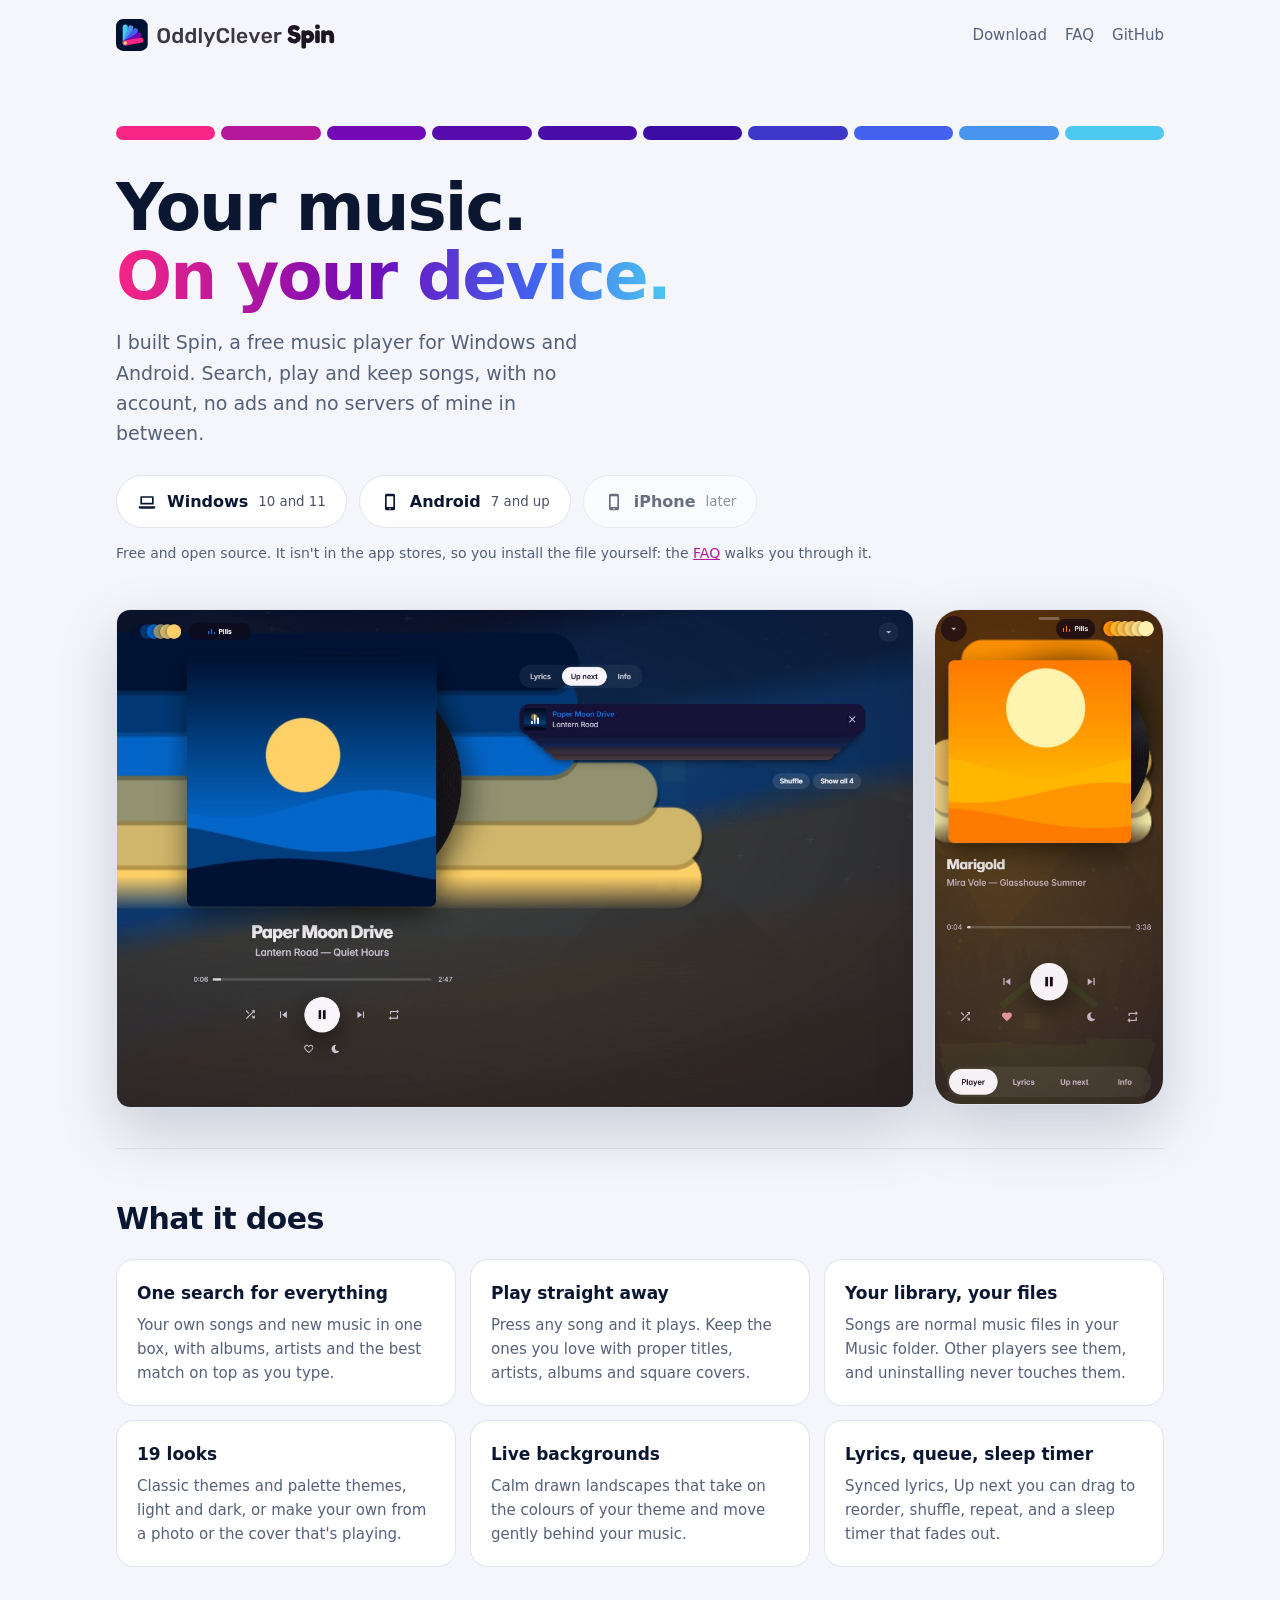
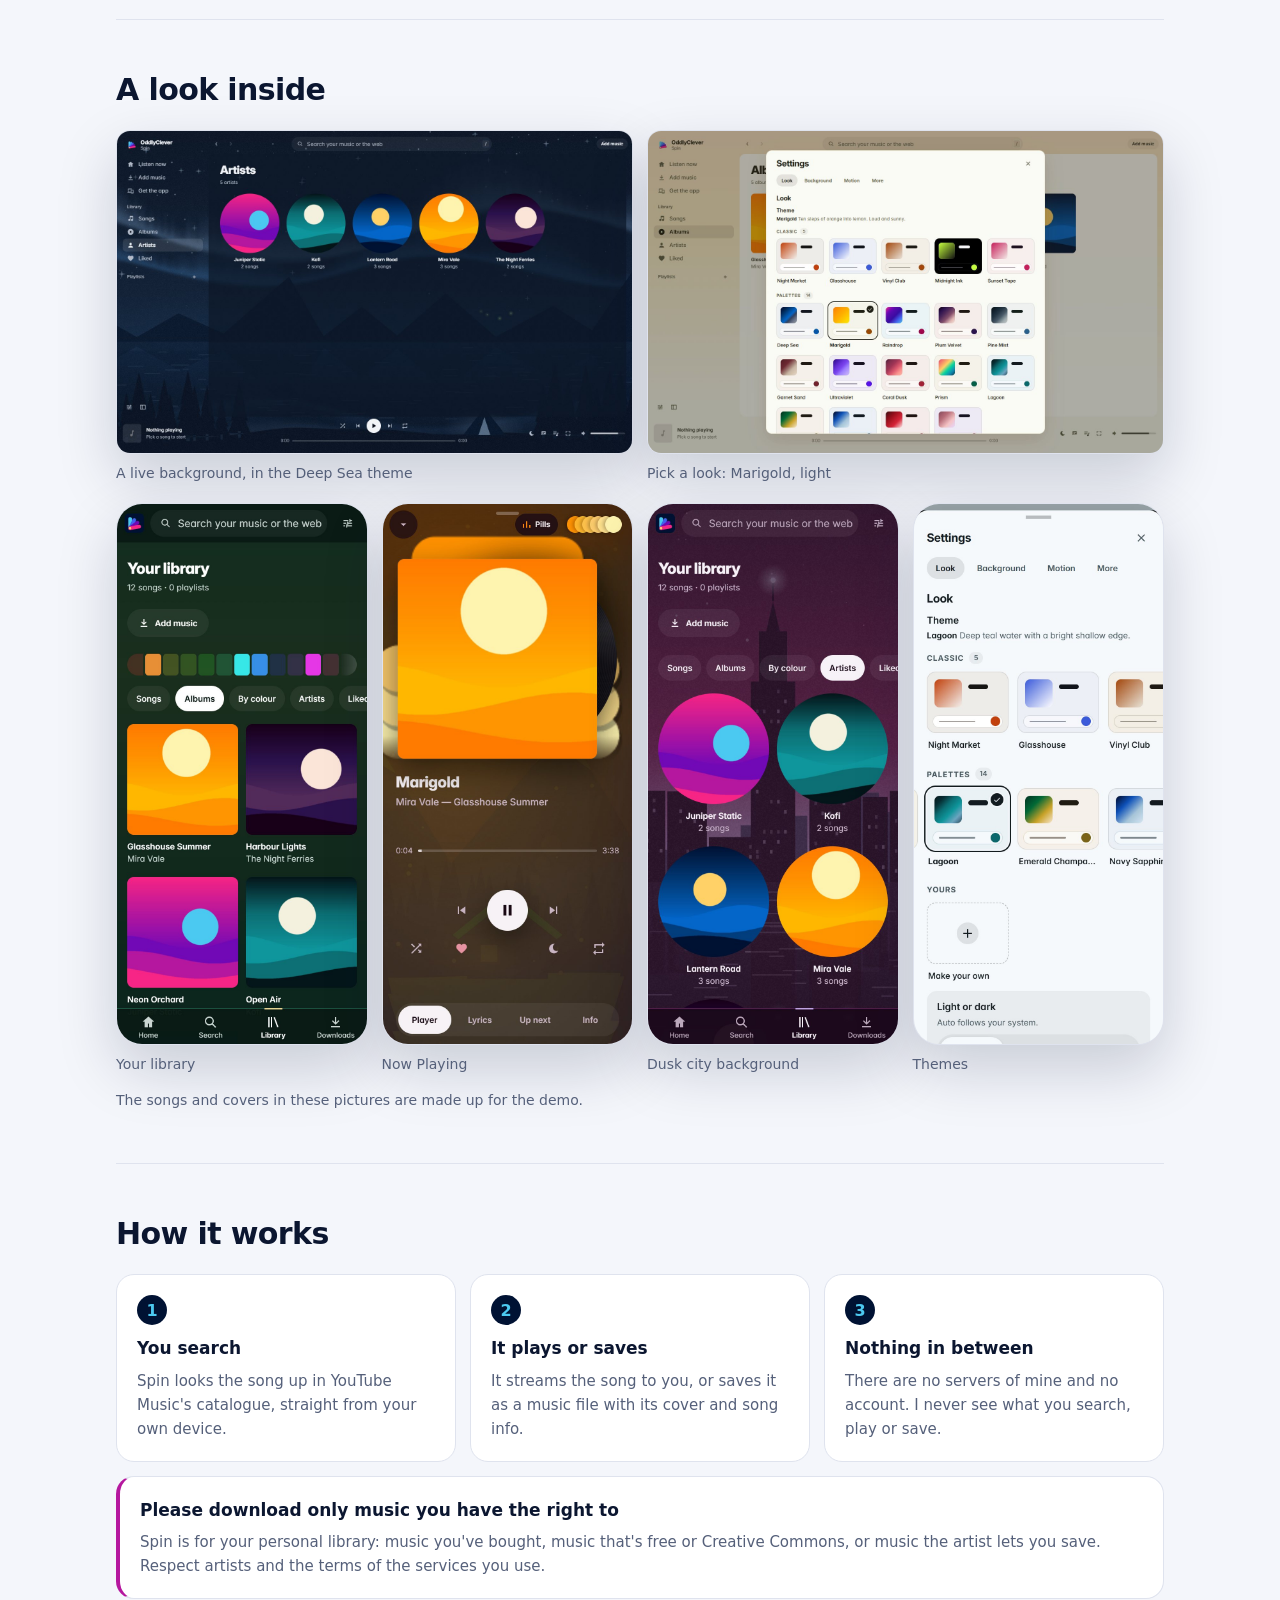
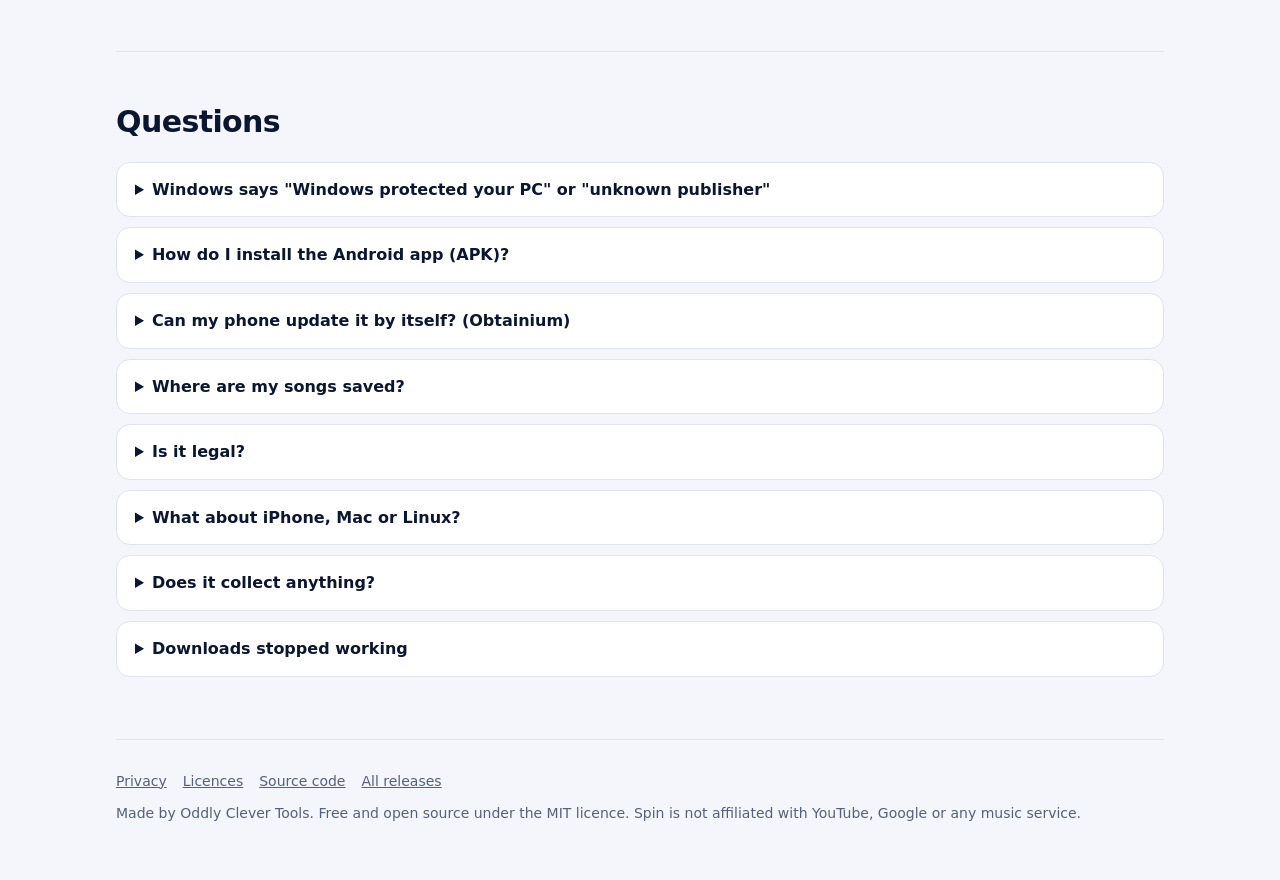
<file: site/index.html>
<!doctype html>
<html lang="en">
<head>
<meta charset="utf-8">
<meta name="viewport" content="width=device-width, initial-scale=1, viewport-fit=cover">
<title>OddlyClever Spin</title>
<meta name="description" content="A free music player and downloader I built for Windows and Android. No account, no ads, no servers: your music stays on your device.">
<meta name="theme-color" content="#001233">
<meta property="og:title" content="OddlyClever Spin">
<meta property="og:description" content="A free music player for Windows and Android. No account, no ads, your music on your device.">
<meta property="og:image" content="shots/desktop-now-playing.jpg">
<link rel="icon" href="assets/favicon.ico" sizes="any">
<link rel="icon" href="assets/icon-rounded.svg" type="image/svg+xml">
<link rel="apple-touch-icon" href="assets/apple-touch-icon.png">
<link rel="stylesheet" href="style.css">
</head>
<body>
<div class="wrap">
  <header class="top">
    <a href="./" aria-label="OddlyClever Spin home">
      <img class="wm-light" src="assets/wordmark-inline-light.svg" alt="OddlyClever Spin" width="224" height="34">
      <img class="wm-dark" src="assets/wordmark-inline-dark.svg" alt="OddlyClever Spin" width="224" height="34">
    </a>
    <nav><a href="#download">Download</a><a href="#faq">FAQ</a><a class="opt" href="https://github.com/oddlyclevertools/oddlyclever-spin">GitHub</a></nav>
  </header>

  <div class="hero" id="download">
    <div class="ramp" aria-hidden="true"><i style="background:#f72585"></i><i style="background:#b5179e"></i><i style="background:#7209b7"></i><i style="background:#560bad"></i><i style="background:#480ca8"></i><i style="background:#3a0ca3"></i><i style="background:#3f37c9"></i><i style="background:#4361ee"></i><i style="background:#4895ef"></i><i style="background:#4cc9f0"></i></div>
    <h1>Your music.<br><em>On your device.</em></h1>
    <p class="lead">I built Spin, a free music player for Windows and Android. Search, play and keep songs, with no account, no ads and no servers of mine in between.</p>
    <div class="btns" id="btns">
      <a class="btn" id="dlWin" href="https://github.com/oddlyclevertools/oddlyclever-spin/releases/latest">
        <svg viewBox="0 0 24 24" aria-hidden="true"><path d="M5 5h14a1 1 0 0 1 1 1v9H4V6a1 1 0 0 1 1-1zm1 2v6h12V7zM2 17h20v1a2 2 0 0 1-2 2H4a2 2 0 0 1-2-2z"/></svg>
        Windows <small id="szWin">10 and 11</small></a>
      <a class="btn" id="dlApk" href="https://github.com/oddlyclevertools/oddlyclever-spin/releases/latest">
        <svg viewBox="0 0 24 24" aria-hidden="true"><path d="M8 2h8a2 2 0 0 1 2 2v16a2 2 0 0 1-2 2H8a2 2 0 0 1-2-2V4a2 2 0 0 1 2-2zm0 3v13h8V5zm4 14.2a.9.9 0 1 0 0 1.8.9.9 0 0 0 0-1.8z"/></svg>
        Android <small id="szApk">7 and up</small></a>
      <span class="btn later" id="dlIos" aria-disabled="true">
        <svg viewBox="0 0 24 24" aria-hidden="true"><path d="M8 2h8a2 2 0 0 1 2 2v16a2 2 0 0 1-2 2H8a2 2 0 0 1-2-2V4a2 2 0 0 1 2-2zm0 3v13h8V5zm4 14.2a.9.9 0 1 0 0 1.8.9.9 0 0 0 0-1.8z"/></svg>
        iPhone <small>later</small></span>
    </div>
    <p class="note" id="dlNote">Free and open source. It isn't in the app stores, so you install the file yourself: the <a href="#faq">FAQ</a> walks you through it.</p>

    <div class="shots">
      <img class="shot" src="shots/desktop-now-playing.jpg" alt="Spin on Windows: Now Playing with a big cover, controls and the up next list" width="1440" height="900">
      <img class="shot phone" src="shots/phone-now-playing.jpg" alt="Spin on Android: the full-screen player" width="780" height="1688" loading="lazy">
    </div>
  </div>

  <section>
    <h2>What it does</h2>
    <div class="grid">
      <div class="card"><h3>One search for everything</h3><p>Your own songs and new music in one box, with albums, artists and the best match on top as you type.</p></div>
      <div class="card"><h3>Play straight away</h3><p>Press any song and it plays. Keep the ones you love with proper titles, artists, albums and square covers.</p></div>
      <div class="card"><h3>Your library, your files</h3><p>Songs are normal music files in your Music folder. Other players see them, and uninstalling never touches them.</p></div>
      <div class="card"><h3>19 looks</h3><p>Classic themes and palette themes, light and dark, or make your own from a photo or the cover that's playing.</p></div>
      <div class="card"><h3>Live backgrounds</h3><p>Calm drawn landscapes that take on the colours of your theme and move gently behind your music.</p></div>
      <div class="card"><h3>Lyrics, queue, sleep timer</h3><p>Synced lyrics, Up next you can drag to reorder, shuffle, repeat, and a sleep timer that fades out.</p></div>
    </div>
  </section>

  <section>
    <h2>A look inside</h2>
    <div class="gallery wide">
      <figure><img class="shot" src="shots/desktop-live-background.jpg" alt="Artists page over the Aurora lake live background" width="1440" height="900" loading="lazy"><figcaption>A live background, in the Deep Sea theme</figcaption></figure>
      <figure><img class="shot" src="shots/desktop-themes.jpg" alt="The theme picker in Settings, Marigold light" width="1440" height="900" loading="lazy"><figcaption>Pick a look: Marigold, light</figcaption></figure>
    </div>
    <div class="gallery">
      <figure><img class="shot phone" src="shots/phone-albums.jpg" alt="Library albums on a phone" width="780" height="1688" loading="lazy"><figcaption>Your library</figcaption></figure>
      <figure><img class="shot phone" src="shots/phone-now-playing.jpg" alt="Now Playing on a phone" width="780" height="1688" loading="lazy"><figcaption>Now Playing</figcaption></figure>
      <figure><img class="shot phone" src="shots/phone-live-background.jpg" alt="Artists over the Dusk city background on a phone" width="780" height="1688" loading="lazy"><figcaption>Dusk city background</figcaption></figure>
      <figure><img class="shot phone" src="shots/phone-themes.jpg" alt="Theme picker on a phone, Lagoon light" width="780" height="1688" loading="lazy"><figcaption>Themes</figcaption></figure>
    </div>
    <p class="note">The songs and covers in these pictures are made up for the demo.</p>
  </section>

  <section>
    <h2>How it works</h2>
    <div class="how">
      <div class="card"><h3>You search</h3><p>Spin looks the song up in YouTube Music's catalogue, straight from your own device.</p></div>
      <div class="card"><h3>It plays or saves</h3><p>It streams the song to you, or saves it as a music file with its cover and song info.</p></div>
      <div class="card"><h3>Nothing in between</h3><p>There are no servers of mine and no account. I never see what you search, play or save.</p></div>
    </div>
    <div class="card rights" style="margin-top:14px"><h3>Please download only music you have the right to</h3><p>Spin is for your personal library: music you've bought, music that's free or Creative Commons, or music the artist lets you save. Respect artists and the terms of the services you use.</p></div>
  </section>

  <section id="faq">
    <h2>Questions</h2>
    <details><summary>Windows says "Windows protected your PC" or "unknown publisher"</summary>
      <p>The installer isn't code-signed yet, so Windows SmartScreen doesn't know it. Click <b>More info</b>, then <b>Run anyway</b>. It installs just for you, so it doesn't ask for admin rights.</p>
      <p>You can check the file first: each release lists its SHA-256 checksum in <code>SHA256SUMS.txt</code>, and PowerShell shows yours with <code>Get-FileHash .\OddlyCleverSpin-Setup-*.exe</code>.</p></details>
    <details><summary>How do I install the Android app (APK)?</summary>
      <ol><li>Tap <b>Android</b> above to download the APK.</li>
        <li>Open it from your notifications or the Files app. If Android asks, allow your browser to <b>install unknown apps</b>, then go back.</li>
        <li>Tap <b>Install</b>. If Play Protect warns you, tap <b>More details</b>, then <b>Install anyway</b>.</li>
        <li>To update later, install the new APK over the old one. Your songs and settings stay.</li></ol></details>
    <details><summary>Can my phone update it by itself? (Obtainium)</summary>
      <p><a href="https://github.com/ImranR98/Obtainium">Obtainium</a> is a free Android app that installs apps from their release pages and keeps them updated.</p>
      <ol><li>Install Obtainium.</li>
        <li>On your phone, tap <a href="obtainium://add/https://github.com/oddlyclevertools/oddlyclever-spin">Add Spin to Obtainium</a>. Or open Obtainium, tap <b>Add app</b> and paste <code>https://github.com/oddlyclevertools/oddlyclever-spin</code>.</li>
        <li>Tap <b>Add</b>, then <b>Install</b>. Obtainium tells you when a new version is out.</li></ol></details>
    <details><summary>Where are my songs saved?</summary>
      <p><b>Windows:</b> in <code>Music\OddlyClever Music</code> in your user folder.</p>
      <p><b>Android:</b> in your phone's <b>Music</b> folder, so they show in Files and other music players.</p>
      <p>Uninstalling Spin never deletes your songs.</p></details>
    <details><summary>Is it legal?</summary>
      <p>Spin is a player for your personal library, and how you use it is up to you. Saving music you've bought, free and Creative Commons music, or music the artist allows is fine. Most services' terms don't allow downloading everything else, so please download only music you have the right to, for your own personal use. Spin is not made by or connected to YouTube or Google.</p></details>
    <details><summary>What about iPhone, Mac or Linux?</summary>
      <p>Not yet. Windows and Android come first. An iPhone version needs a computer and weekly re-signing to install, so I'm keeping it for later.</p></details>
    <details><summary>Does it collect anything?</summary>
      <p>No. No account, no ads, no analytics, no crash tracking. Read the <a href="privacy.html">privacy page</a> for exactly what it talks to and when.</p></details>
    <details><summary>Downloads stopped working</summary>
      <p>YouTube changes things every few weeks. Spin updates its download engine by itself; if it still fails, update to the newest release. Something else broken? Tell me on <a href="https://github.com/oddlyclevertools/oddlyclever-spin/issues">GitHub Issues</a>.</p></details>
  </section>

  <footer>
    <nav><a href="privacy.html">Privacy</a><a href="licences.html">Licences</a><a href="https://github.com/oddlyclevertools/oddlyclever-spin">Source code</a><a href="https://github.com/oddlyclevertools/oddlyclever-spin/releases">All releases</a></nav>
    Made by Oddly Clever Tools. Free and open source under the MIT licence. Spin is not affiliated with YouTube, Google or any music service.
  </footer>
</div>
<script>
  // Put this visitor's download first, then point the buttons at the newest release's files.
  const ua = navigator.userAgent, ios = /iPhone|iPad|iPod/.test(ua) || (/Macintosh/.test(ua) && navigator.maxTouchPoints > 1);
  const android = /Android/i.test(ua), win = /Windows/i.test(ua);
  const pick = android ? 'dlApk' : win ? 'dlWin' : null, btns = document.getElementById('btns');
  if (pick) { const b = document.getElementById(pick); b.classList.add('main'); btns.prepend(b); }
  if (ios) { btns.prepend(document.getElementById('dlIos'));
    const n = document.getElementById('dlNote'); n.classList.add('hl'); n.textContent = "Spin isn't on iPhone yet. Windows and Android come first; iPhone is planned for later."; }
  const mb = (n) => Math.round(n / 1048576) + ' MB';
  fetch('https://api.github.com/repos/oddlyclevertools/oddlyclever-spin/releases/latest')
    .then((r) => (r.ok ? r.json() : Promise.reject(r.status)))
    .then((rel) => {
      for (const a of rel.assets || []) {
        const id = /\.exe$/i.test(a.name) ? 'Win' : /\.apk$/i.test(a.name) && !/universal/i.test(a.name) ? 'Apk' : null;
        if (!id) continue;
        document.getElementById('dl' + id).href = a.browser_download_url;
        document.getElementById('sz' + id).textContent = `${rel.tag_name} · ${mb(a.size)}`;
      }
    })
    .catch(() => { /* offline or rate-limited: the buttons still open the releases page */ });
</script>
</body>
</html>
</file>
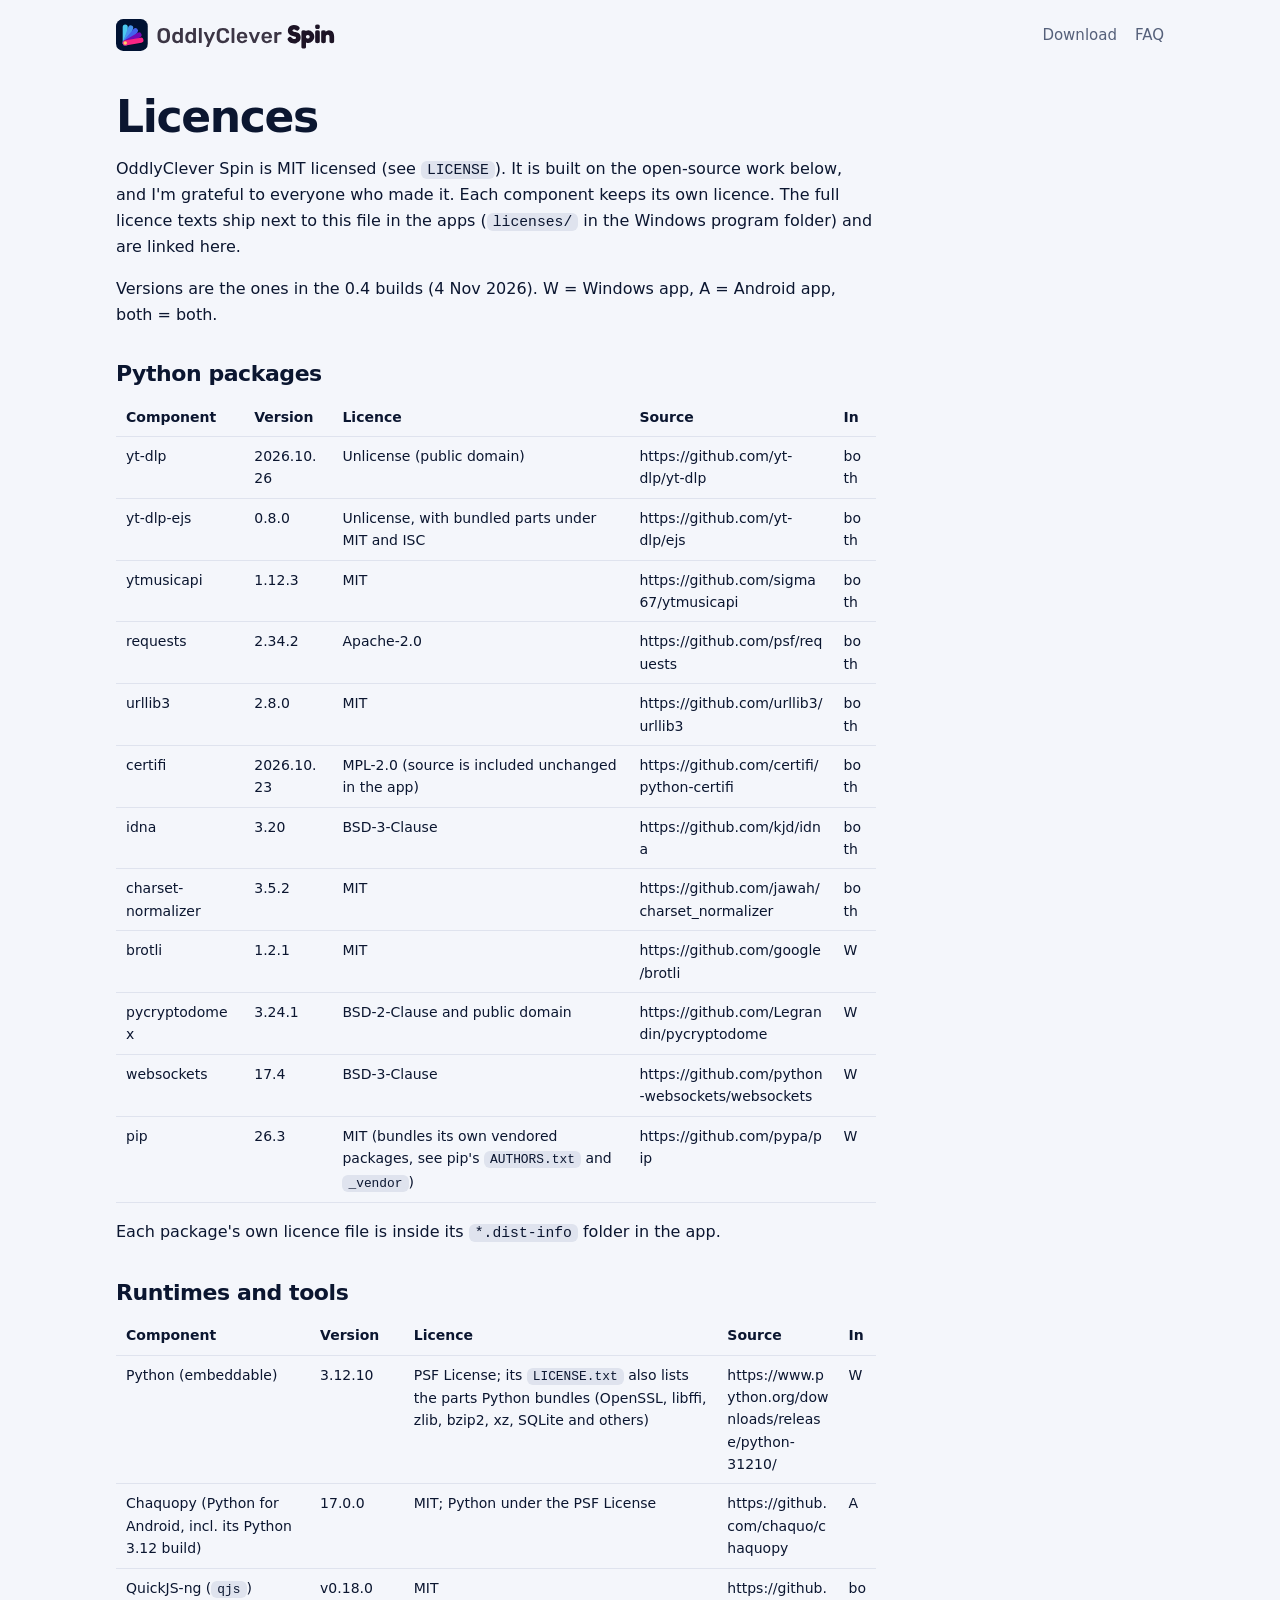
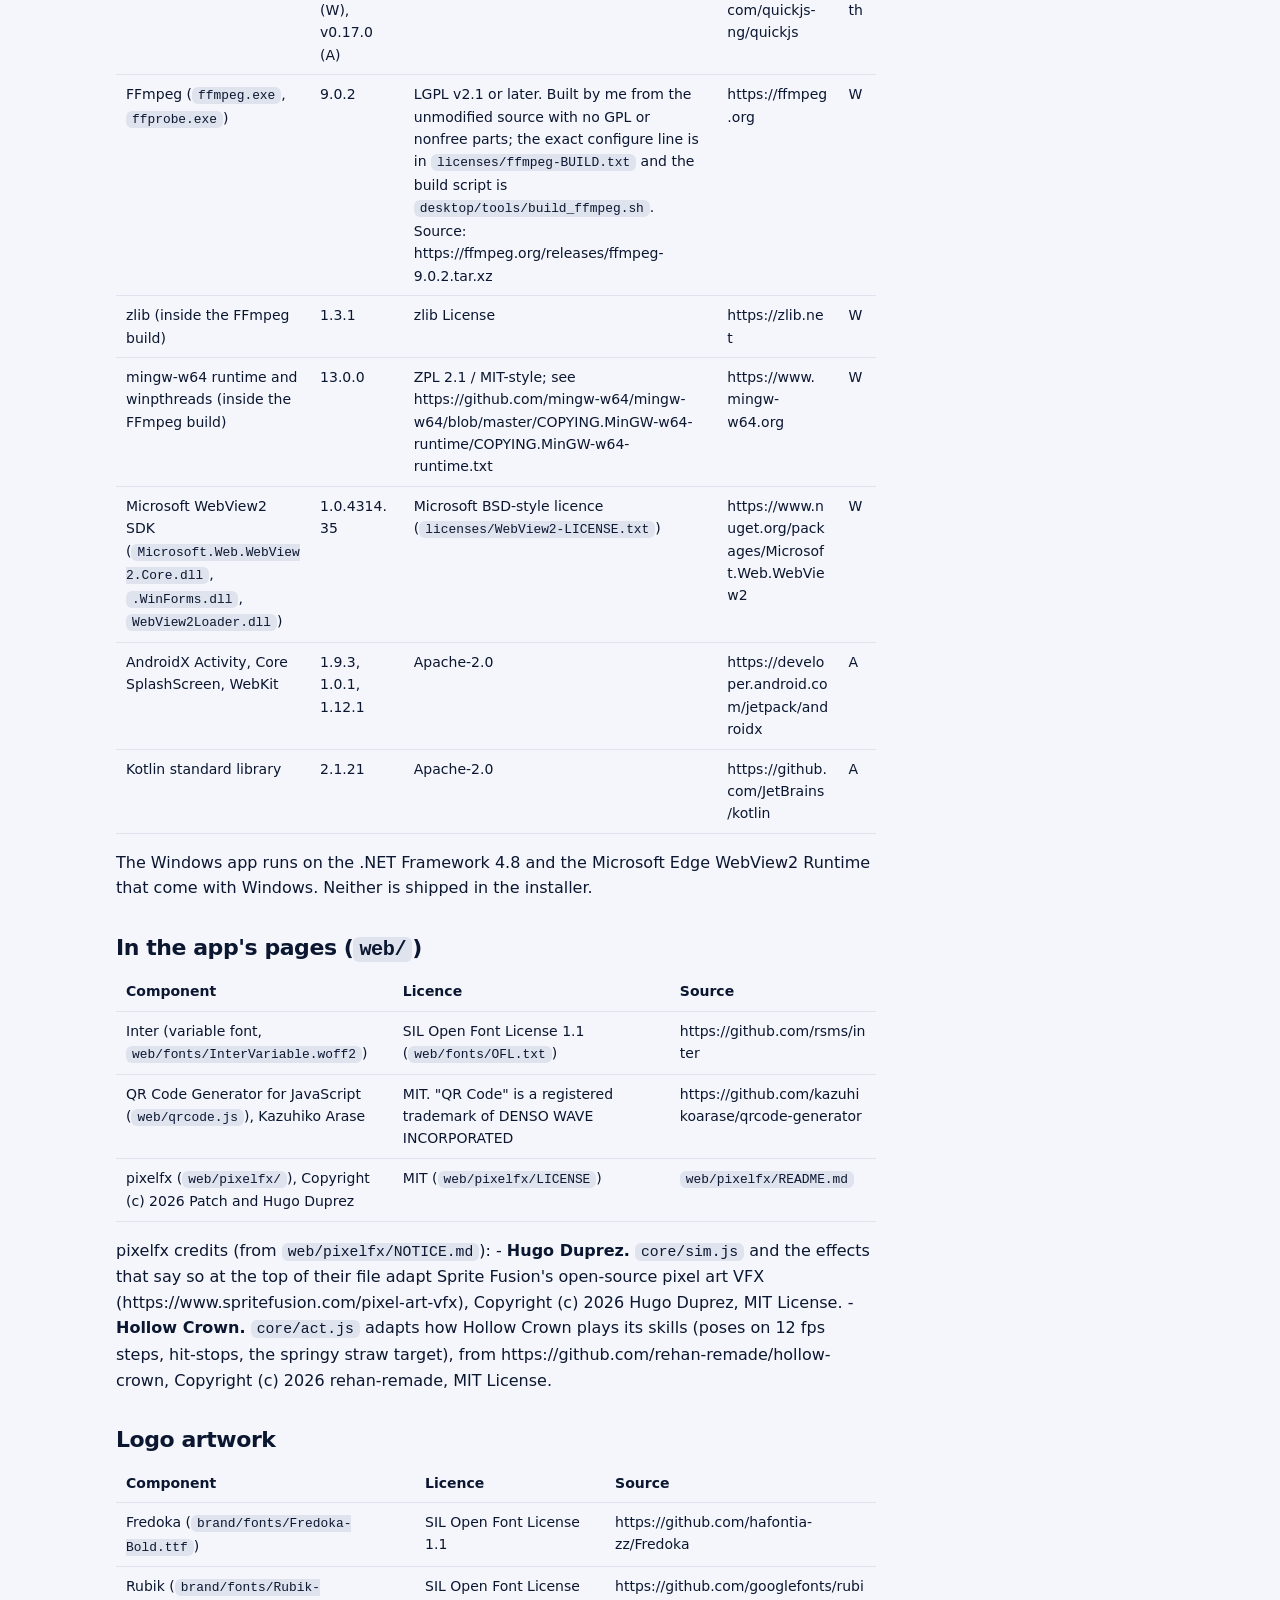
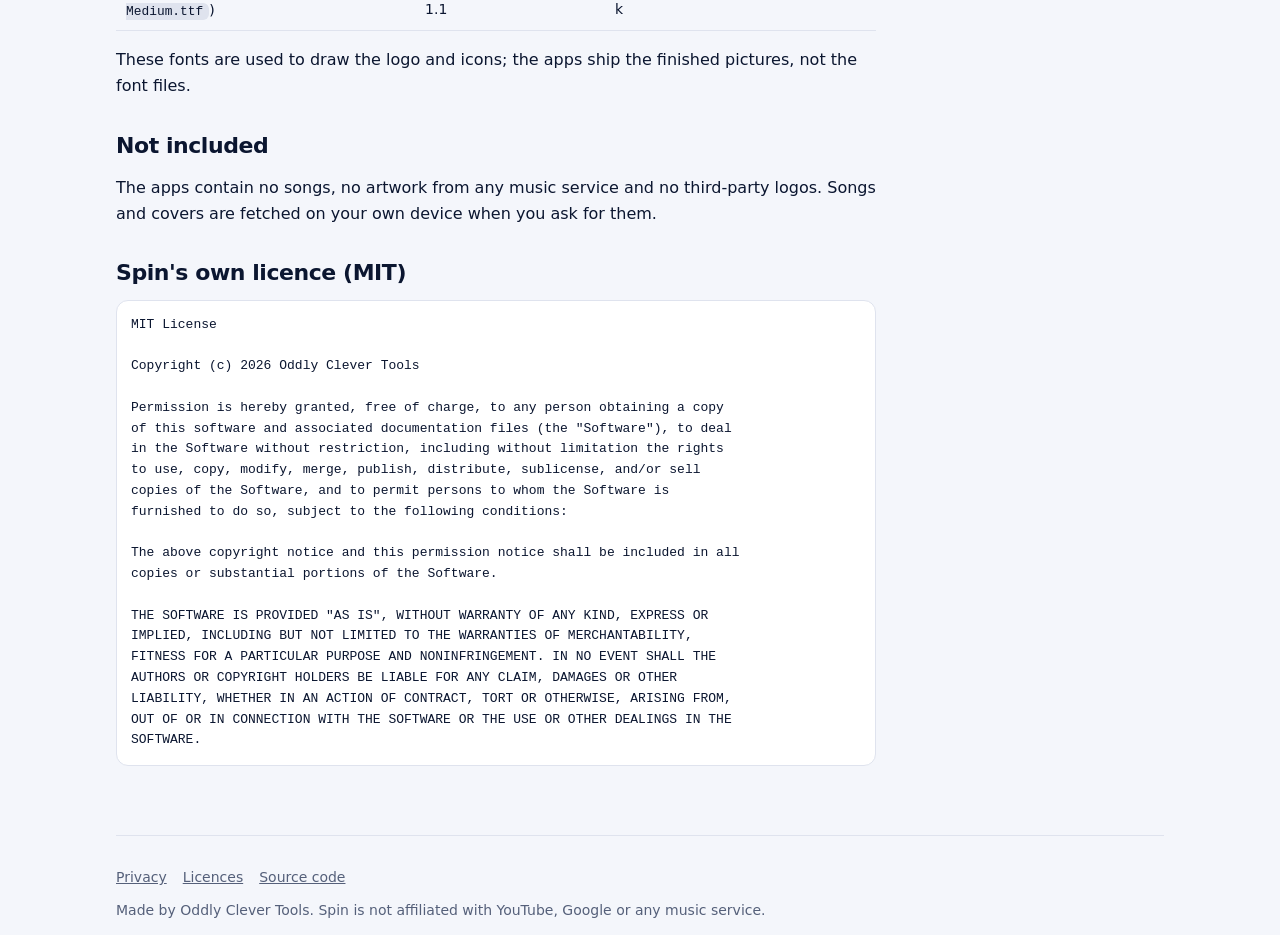
<file: site/licences.html>
<!doctype html>
<html lang="en">
<head>
<meta charset="utf-8">
<meta name="viewport" content="width=device-width, initial-scale=1, viewport-fit=cover">
<title>Licences · OddlyClever Spin</title>
<meta name="theme-color" content="#001233">
<link rel="icon" href="assets/favicon.ico" sizes="any">
<link rel="icon" href="assets/icon-rounded.svg" type="image/svg+xml">
<link rel="stylesheet" href="style.css">
</head>
<body>
<div class="wrap">
  <header class="top">
    <a href="./" aria-label="OddlyClever Spin home">
      <img class="wm-light" src="assets/wordmark-inline-light.svg" alt="OddlyClever Spin" width="224" height="34">
      <img class="wm-dark" src="assets/wordmark-inline-dark.svg" alt="OddlyClever Spin" width="224" height="34">
    </a>
    <nav><a href="./#download">Download</a><a href="./#faq">FAQ</a></nav>
  </header>
  <main class="doc">
<!-- Generated by tools/site_pages.py from THIRD_PARTY_NOTICES.md and LICENSE. Edit the source, not this file. -->
<h1>Licences</h1>
<p>OddlyClever Spin is MIT licensed (see <code>LICENSE</code>). It is built on the open-source work below, and I'm grateful to everyone who made it.
Each component keeps its own licence. The full licence texts ship next to this file in the apps (<code>licenses/</code> in the Windows
program folder) and are linked here.</p>
<p>Versions are the ones in the 0.4 builds (4 Nov 2026). W = Windows app, A = Android app, both = both.</p>
<h2>Python packages</h2>
<table>
<thead>
<tr>
<th>Component</th>
<th>Version</th>
<th>Licence</th>
<th>Source</th>
<th>In</th>
</tr>
</thead>
<tbody>
<tr>
<td>yt-dlp</td>
<td>2026.10.26</td>
<td>Unlicense (public domain)</td>
<td>https://github.com/yt-dlp/yt-dlp</td>
<td>both</td>
</tr>
<tr>
<td>yt-dlp-ejs</td>
<td>0.8.0</td>
<td>Unlicense, with bundled parts under MIT and ISC</td>
<td>https://github.com/yt-dlp/ejs</td>
<td>both</td>
</tr>
<tr>
<td>ytmusicapi</td>
<td>1.12.3</td>
<td>MIT</td>
<td>https://github.com/sigma67/ytmusicapi</td>
<td>both</td>
</tr>
<tr>
<td>requests</td>
<td>2.34.2</td>
<td>Apache-2.0</td>
<td>https://github.com/psf/requests</td>
<td>both</td>
</tr>
<tr>
<td>urllib3</td>
<td>2.8.0</td>
<td>MIT</td>
<td>https://github.com/urllib3/urllib3</td>
<td>both</td>
</tr>
<tr>
<td>certifi</td>
<td>2026.10.23</td>
<td>MPL-2.0 (source is included unchanged in the app)</td>
<td>https://github.com/certifi/python-certifi</td>
<td>both</td>
</tr>
<tr>
<td>idna</td>
<td>3.20</td>
<td>BSD-3-Clause</td>
<td>https://github.com/kjd/idna</td>
<td>both</td>
</tr>
<tr>
<td>charset-normalizer</td>
<td>3.5.2</td>
<td>MIT</td>
<td>https://github.com/jawah/charset_normalizer</td>
<td>both</td>
</tr>
<tr>
<td>brotli</td>
<td>1.2.1</td>
<td>MIT</td>
<td>https://github.com/google/brotli</td>
<td>W</td>
</tr>
<tr>
<td>pycryptodomex</td>
<td>3.24.1</td>
<td>BSD-2-Clause and public domain</td>
<td>https://github.com/Legrandin/pycryptodome</td>
<td>W</td>
</tr>
<tr>
<td>websockets</td>
<td>17.4</td>
<td>BSD-3-Clause</td>
<td>https://github.com/python-websockets/websockets</td>
<td>W</td>
</tr>
<tr>
<td>pip</td>
<td>26.3</td>
<td>MIT (bundles its own vendored packages, see pip's <code>AUTHORS.txt</code> and <code>_vendor</code>)</td>
<td>https://github.com/pypa/pip</td>
<td>W</td>
</tr>
</tbody>
</table>
<p>Each package's own licence file is inside its <code>*.dist-info</code> folder in the app.</p>
<h2>Runtimes and tools</h2>
<table>
<thead>
<tr>
<th>Component</th>
<th>Version</th>
<th>Licence</th>
<th>Source</th>
<th>In</th>
</tr>
</thead>
<tbody>
<tr>
<td>Python (embeddable)</td>
<td>3.12.10</td>
<td>PSF License; its <code>LICENSE.txt</code> also lists the parts Python bundles (OpenSSL, libffi, zlib, bzip2, xz, SQLite and others)</td>
<td>https://www.python.org/downloads/release/python-31210/</td>
<td>W</td>
</tr>
<tr>
<td>Chaquopy (Python for Android, incl. its Python 3.12 build)</td>
<td>17.0.0</td>
<td>MIT; Python under the PSF License</td>
<td>https://github.com/chaquo/chaquopy</td>
<td>A</td>
</tr>
<tr>
<td>QuickJS-ng (<code>qjs</code>)</td>
<td>v0.18.0 (W), v0.17.0 (A)</td>
<td>MIT</td>
<td>https://github.com/quickjs-ng/quickjs</td>
<td>both</td>
</tr>
<tr>
<td>FFmpeg (<code>ffmpeg.exe</code>, <code>ffprobe.exe</code>)</td>
<td>9.0.2</td>
<td>LGPL v2.1 or later. Built by me from the unmodified source with no GPL or nonfree parts; the exact configure line is in <code>licenses/ffmpeg-BUILD.txt</code> and the build script is <code>desktop/tools/build_ffmpeg.sh</code>. Source: https://ffmpeg.org/releases/ffmpeg-9.0.2.tar.xz</td>
<td>https://ffmpeg.org</td>
<td>W</td>
</tr>
<tr>
<td>zlib (inside the FFmpeg build)</td>
<td>1.3.1</td>
<td>zlib License</td>
<td>https://zlib.net</td>
<td>W</td>
</tr>
<tr>
<td>mingw-w64 runtime and winpthreads (inside the FFmpeg build)</td>
<td>13.0.0</td>
<td>ZPL 2.1 / MIT-style; see https://github.com/mingw-w64/mingw-w64/blob/master/COPYING.MinGW-w64-runtime/COPYING.MinGW-w64-runtime.txt</td>
<td>https://www.mingw-w64.org</td>
<td>W</td>
</tr>
<tr>
<td>Microsoft WebView2 SDK (<code>Microsoft.Web.WebView2.Core.dll</code>, <code>.WinForms.dll</code>, <code>WebView2Loader.dll</code>)</td>
<td>1.0.4314.35</td>
<td>Microsoft BSD-style licence (<code>licenses/WebView2-LICENSE.txt</code>)</td>
<td>https://www.nuget.org/packages/Microsoft.Web.WebView2</td>
<td>W</td>
</tr>
<tr>
<td>AndroidX Activity, Core SplashScreen, WebKit</td>
<td>1.9.3, 1.0.1, 1.12.1</td>
<td>Apache-2.0</td>
<td>https://developer.android.com/jetpack/androidx</td>
<td>A</td>
</tr>
<tr>
<td>Kotlin standard library</td>
<td>2.1.21</td>
<td>Apache-2.0</td>
<td>https://github.com/JetBrains/kotlin</td>
<td>A</td>
</tr>
</tbody>
</table>
<p>The Windows app runs on the .NET Framework 4.8 and the Microsoft Edge WebView2 Runtime that come with Windows. Neither is
shipped in the installer.</p>
<h2>In the app's pages (<code>web/</code>)</h2>
<table>
<thead>
<tr>
<th>Component</th>
<th>Licence</th>
<th>Source</th>
</tr>
</thead>
<tbody>
<tr>
<td>Inter (variable font, <code>web/fonts/InterVariable.woff2</code>)</td>
<td>SIL Open Font License 1.1 (<code>web/fonts/OFL.txt</code>)</td>
<td>https://github.com/rsms/inter</td>
</tr>
<tr>
<td>QR Code Generator for JavaScript (<code>web/qrcode.js</code>), Kazuhiko Arase</td>
<td>MIT. "QR Code" is a registered trademark of DENSO WAVE INCORPORATED</td>
<td>https://github.com/kazuhikoarase/qrcode-generator</td>
</tr>
<tr>
<td>pixelfx (<code>web/pixelfx/</code>), Copyright (c) 2026 Patch and Hugo Duprez</td>
<td>MIT (<code>web/pixelfx/LICENSE</code>)</td>
<td><code>web/pixelfx/README.md</code></td>
</tr>
</tbody>
</table>
<p>pixelfx credits (from <code>web/pixelfx/NOTICE.md</code>):
- <strong>Hugo Duprez.</strong> <code>core/sim.js</code> and the effects that say so at the top of their file adapt Sprite Fusion's open-source pixel art
  VFX (https://www.spritefusion.com/pixel-art-vfx), Copyright (c) 2026 Hugo Duprez, MIT License.
- <strong>Hollow Crown.</strong> <code>core/act.js</code> adapts how Hollow Crown plays its skills (poses on 12 fps steps, hit-stops, the springy straw
  target), from https://github.com/rehan-remade/hollow-crown, Copyright (c) 2026 rehan-remade, MIT License.</p>
<h2>Logo artwork</h2>
<table>
<thead>
<tr>
<th>Component</th>
<th>Licence</th>
<th>Source</th>
</tr>
</thead>
<tbody>
<tr>
<td>Fredoka (<code>brand/fonts/Fredoka-Bold.ttf</code>)</td>
<td>SIL Open Font License 1.1</td>
<td>https://github.com/hafontia-zz/Fredoka</td>
</tr>
<tr>
<td>Rubik (<code>brand/fonts/Rubik-Medium.ttf</code>)</td>
<td>SIL Open Font License 1.1</td>
<td>https://github.com/googlefonts/rubik</td>
</tr>
</tbody>
</table>
<p>These fonts are used to draw the logo and icons; the apps ship the finished pictures, not the font files.</p>
<h2>Not included</h2>
<p>The apps contain no songs, no artwork from any music service and no third-party logos. Songs and covers are fetched on your
own device when you ask for them.</p>
<h2>Spin's own licence (MIT)</h2>
<pre>MIT License

Copyright (c) 2026 Oddly Clever Tools

Permission is hereby granted, free of charge, to any person obtaining a copy
of this software and associated documentation files (the &quot;Software&quot;), to deal
in the Software without restriction, including without limitation the rights
to use, copy, modify, merge, publish, distribute, sublicense, and/or sell
copies of the Software, and to permit persons to whom the Software is
furnished to do so, subject to the following conditions:

The above copyright notice and this permission notice shall be included in all
copies or substantial portions of the Software.

THE SOFTWARE IS PROVIDED &quot;AS IS&quot;, WITHOUT WARRANTY OF ANY KIND, EXPRESS OR
IMPLIED, INCLUDING BUT NOT LIMITED TO THE WARRANTIES OF MERCHANTABILITY,
FITNESS FOR A PARTICULAR PURPOSE AND NONINFRINGEMENT. IN NO EVENT SHALL THE
AUTHORS OR COPYRIGHT HOLDERS BE LIABLE FOR ANY CLAIM, DAMAGES OR OTHER
LIABILITY, WHETHER IN AN ACTION OF CONTRACT, TORT OR OTHERWISE, ARISING FROM,
OUT OF OR IN CONNECTION WITH THE SOFTWARE OR THE USE OR OTHER DEALINGS IN THE
SOFTWARE.
</pre>
  </main>
  <footer>
    <nav><a href="privacy.html">Privacy</a><a href="licences.html">Licences</a><a href="https://github.com/oddlyclevertools/oddlyclever-spin">Source code</a></nav>
    Made by Oddly Clever Tools. Spin is not affiliated with YouTube, Google or any music service.
  </footer>
</div>
</body>
</html>
</file>
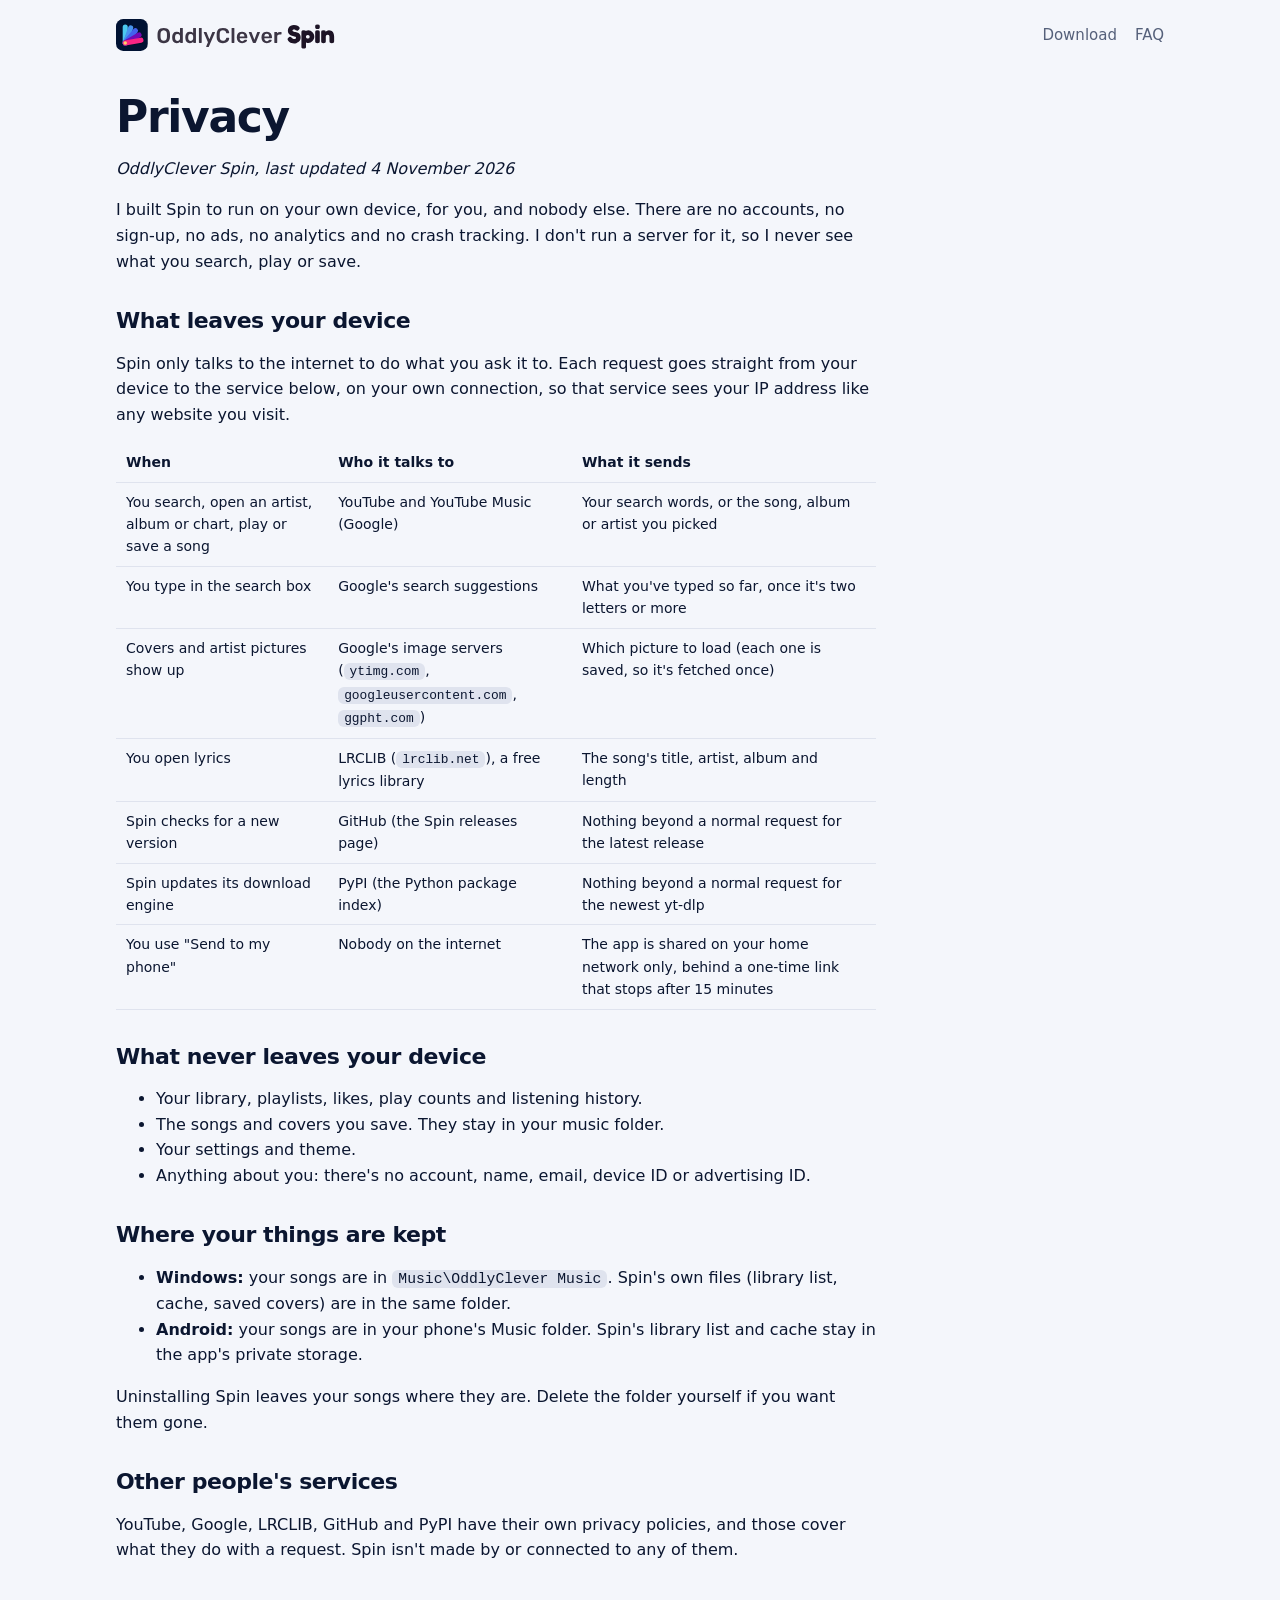
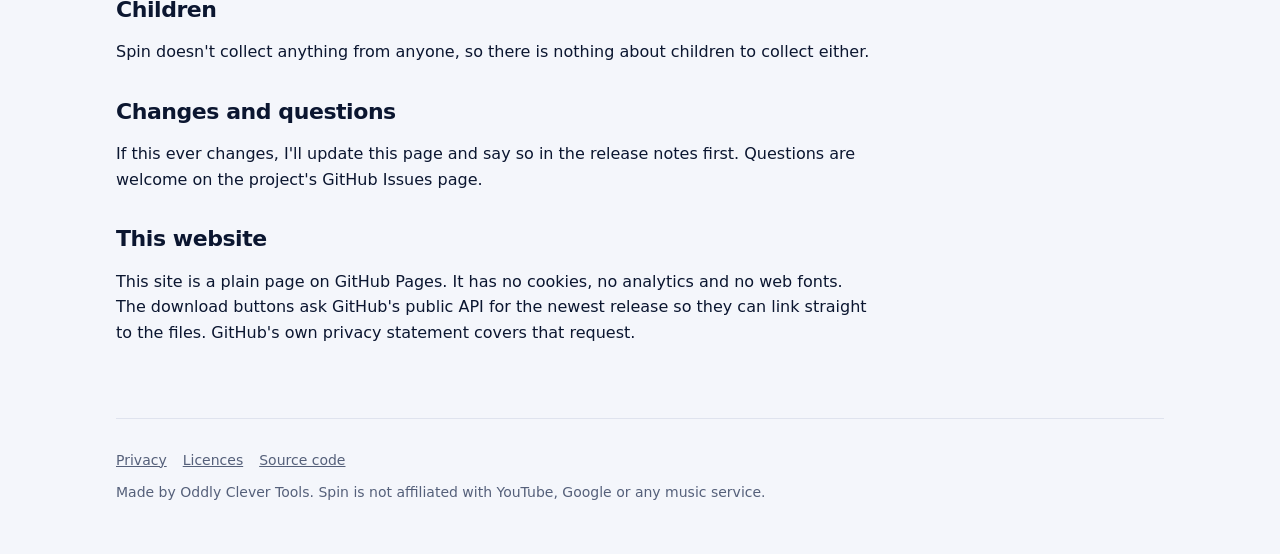
<file: site/privacy.html>
<!doctype html>
<html lang="en">
<head>
<meta charset="utf-8">
<meta name="viewport" content="width=device-width, initial-scale=1, viewport-fit=cover">
<title>Privacy · OddlyClever Spin</title>
<meta name="theme-color" content="#001233">
<link rel="icon" href="assets/favicon.ico" sizes="any">
<link rel="icon" href="assets/icon-rounded.svg" type="image/svg+xml">
<link rel="stylesheet" href="style.css">
</head>
<body>
<div class="wrap">
  <header class="top">
    <a href="./" aria-label="OddlyClever Spin home">
      <img class="wm-light" src="assets/wordmark-inline-light.svg" alt="OddlyClever Spin" width="224" height="34">
      <img class="wm-dark" src="assets/wordmark-inline-dark.svg" alt="OddlyClever Spin" width="224" height="34">
    </a>
    <nav><a href="./#download">Download</a><a href="./#faq">FAQ</a></nav>
  </header>
  <main class="doc">
<!-- Generated by tools/site_pages.py from launch/PRIVACY.md. Edit the source, not this file. -->
<h1>Privacy</h1>
<p><em>OddlyClever Spin, last updated 4 November 2026</em></p>
<p>I built Spin to run on your own device, for you, and nobody else. There are no accounts, no sign-up, no ads, no analytics and
no crash tracking. I don't run a server for it, so I never see what you search, play or save.</p>
<h2>What leaves your device</h2>
<p>Spin only talks to the internet to do what you ask it to. Each request goes straight from your device to the service below,
on your own connection, so that service sees your IP address like any website you visit.</p>
<table>
<thead>
<tr>
<th>When</th>
<th>Who it talks to</th>
<th>What it sends</th>
</tr>
</thead>
<tbody>
<tr>
<td>You search, open an artist, album or chart, play or save a song</td>
<td>YouTube and YouTube Music (Google)</td>
<td>Your search words, or the song, album or artist you picked</td>
</tr>
<tr>
<td>You type in the search box</td>
<td>Google's search suggestions</td>
<td>What you've typed so far, once it's two letters or more</td>
</tr>
<tr>
<td>Covers and artist pictures show up</td>
<td>Google's image servers (<code>ytimg.com</code>, <code>googleusercontent.com</code>, <code>ggpht.com</code>)</td>
<td>Which picture to load (each one is saved, so it's fetched once)</td>
</tr>
<tr>
<td>You open lyrics</td>
<td>LRCLIB (<code>lrclib.net</code>), a free lyrics library</td>
<td>The song's title, artist, album and length</td>
</tr>
<tr>
<td>Spin checks for a new version</td>
<td>GitHub (the Spin releases page)</td>
<td>Nothing beyond a normal request for the latest release</td>
</tr>
<tr>
<td>Spin updates its download engine</td>
<td>PyPI (the Python package index)</td>
<td>Nothing beyond a normal request for the newest yt-dlp</td>
</tr>
<tr>
<td>You use "Send to my phone"</td>
<td>Nobody on the internet</td>
<td>The app is shared on your home network only, behind a one-time link that stops after 15 minutes</td>
</tr>
</tbody>
</table>
<h2>What never leaves your device</h2>
<ul>
<li>Your library, playlists, likes, play counts and listening history.</li>
<li>The songs and covers you save. They stay in your music folder.</li>
<li>Your settings and theme.</li>
<li>Anything about you: there's no account, name, email, device ID or advertising ID.</li>
</ul>
<h2>Where your things are kept</h2>
<ul>
<li><strong>Windows:</strong> your songs are in <code>Music\OddlyClever Music</code>. Spin's own files (library list, cache, saved covers) are in the same folder.</li>
<li><strong>Android:</strong> your songs are in your phone's Music folder. Spin's library list and cache stay in the app's private storage.</li>
</ul>
<p>Uninstalling Spin leaves your songs where they are. Delete the folder yourself if you want them gone.</p>
<h2>Other people's services</h2>
<p>YouTube, Google, LRCLIB, GitHub and PyPI have their own privacy policies, and those cover what they do with a request. Spin isn't made by
or connected to any of them.</p>
<h2>Children</h2>
<p>Spin doesn't collect anything from anyone, so there is nothing about children to collect either.</p>
<h2>Changes and questions</h2>
<p>If this ever changes, I'll update this page and say so in the release notes first. Questions are welcome on the project's GitHub
Issues page.</p>
<h2>This website</h2>
<p>This site is a plain page on GitHub Pages. It has no cookies, no analytics and no web fonts. The download buttons ask GitHub's
public API for the newest release so they can link straight to the files. GitHub's own privacy statement covers that request.</p>
  </main>
  <footer>
    <nav><a href="privacy.html">Privacy</a><a href="licences.html">Licences</a><a href="https://github.com/oddlyclevertools/oddlyclever-spin">Source code</a></nav>
    Made by Oddly Clever Tools. Spin is not affiliated with YouTube, Google or any music service.
  </footer>
</div>
</body>
</html>
</file>
<file: site/style.css>
/* OddlyClever Spin site. Navy + the Raindrop ramp from the brand kit. No web fonts: nothing loads from other sites. */
:root {
  --bg: #f4f6fb; --panel: #ffffff; --line: #dfe3ee; --ink: #0b1630; --dim: #55607a; --accent: #b5179e; --accent-ink: #fff;
  --navy: #001233; --r: 18px; color-scheme: light;
  --ramp: #f72585, #b5179e, #7209b7, #560bad, #480ca8, #3a0ca3, #3f37c9, #4361ee, #4895ef, #4cc9f0;
}
@media (prefers-color-scheme: dark) {
  :root { --bg: #001233; --panel: #071d45; --line: #17305e; --ink: #eef2ff; --dim: #9fb0d6; --accent: #4cc9f0; --accent-ink: #001233; color-scheme: dark; }
}
* { box-sizing: border-box; }
html, body { margin: 0; background: var(--bg); color: var(--ink); overflow-x: hidden;
  font: 16px/1.6 "Segoe UI Variable", "Segoe UI", system-ui, -apple-system, Roboto, sans-serif; -webkit-font-smoothing: antialiased; }
a { color: var(--accent); }
img { max-width: 100%; height: auto; display: block; }
.wrap { max-width: 1080px; margin: 0 auto; padding: 0 16px; }
header.top { display: flex; align-items: center; justify-content: space-between; gap: 12px; padding: 18px 0; }
header.top img { height: 34px; width: auto; }
header.top nav { display: flex; gap: 18px; font-size: 15px; }
header.top nav a { color: var(--dim); text-decoration: none; }
header.top nav a:hover { color: var(--ink); }
.wm-dark { display: none; }
@media (prefers-color-scheme: dark) { .wm-light { display: none; } .wm-dark { display: block; } }

/* hero: the ramp as a soft band of pills behind the words */
.hero { position: relative; padding: 56px 0 40px; }
.ramp { display: flex; gap: 6px; height: 14px; margin-bottom: 34px; }
.ramp i { flex: 1; border-radius: 99px; }
h1 { font-size: clamp(36px, 6.4vw, 66px); line-height: 1.04; letter-spacing: -.03em; margin: 0 0 16px; font-weight: 800; }
h1 em { font-style: normal; background: linear-gradient(90deg, #f72585, #7209b7 45%, #4361ee 75%, #4cc9f0);
  -webkit-background-clip: text; background-clip: text; color: transparent; }
.lead { font-size: 19px; color: var(--dim); margin: 0 0 26px; max-width: 40ch; }
.btns { display: flex; flex-wrap: wrap; gap: 12px; align-items: center; }
.btn { display: inline-flex; align-items: center; gap: 10px; padding: 13px 20px; border-radius: 999px; font-weight: 700; text-decoration: none;
  color: var(--ink); border: 1px solid var(--line); background: var(--panel); transition: transform .15s, box-shadow .15s; }
.btn:hover { transform: translateY(-2px); box-shadow: 0 10px 26px #00123326; }
.btn.main { background: var(--accent); color: var(--accent-ink); border-color: transparent; }
.btn svg { width: 20px; height: 20px; fill: currentColor; flex: none; }
.btn small { font-weight: 500; opacity: .75; }
.btn.later { opacity: .6; cursor: default; }
.btn.later:hover { transform: none; box-shadow: none; }
.note { color: var(--dim); font-size: 14px; margin: 14px 0 0; }
.note.hl { color: var(--ink); }

.shots { display: grid; grid-template-columns: 1.6fr .462fr; gap: 20px; align-items: start; margin-top: 44px; }
.shot { border-radius: 14px; overflow: hidden; border: 1px solid var(--line); box-shadow: 0 24px 60px #0012332e; background: var(--panel); }
.shot.phone { border-radius: 26px; }
.gallery { display: grid; grid-template-columns: repeat(4, 1fr); gap: 14px; }
.gallery figure { margin: 0; }
.gallery figcaption { color: var(--dim); font-size: 14px; margin-top: 8px; }
.gallery.wide { grid-template-columns: repeat(2, 1fr); margin-bottom: 18px; }

section { padding: 52px 0; border-top: 1px solid var(--line); }
h2 { font-size: 30px; letter-spacing: -.02em; margin: 0 0 22px; line-height: 1.2; }
.grid { display: grid; grid-template-columns: repeat(3, 1fr); gap: 14px; }
.card { background: var(--panel); border: 1px solid var(--line); border-radius: var(--r); padding: 20px; }
.card h3 { margin: 0 0 6px; font-size: 17px; }
.card p { margin: 0; color: var(--dim); font-size: 15px; }
.how { display: grid; grid-template-columns: repeat(3, 1fr); gap: 14px; counter-reset: s; }
.how .card::before { counter-increment: s; content: counter(s); display: inline-grid; place-items: center; width: 30px; height: 30px;
  border-radius: 50%; background: var(--navy); color: #4cc9f0; font-weight: 800; margin-bottom: 10px; }
details { background: var(--panel); border: 1px solid var(--line); border-radius: 14px; padding: 14px 18px; margin-bottom: 10px; }
summary { font-weight: 700; cursor: pointer; }
details[open] summary { margin-bottom: 8px; }
details p, details ol, details ul { color: var(--dim); margin: 8px 0; }
details b, details strong { color: var(--ink); }
code { font-size: .92em; background: var(--line); padding: 1px 6px; border-radius: 6px; overflow-wrap: anywhere; }
.rights { border-left: 4px solid var(--accent); }

/* text pages (privacy, licences) */
.doc { max-width: 760px; padding: 24px 0 56px; }
.doc h1 { font-size: clamp(32px, 5vw, 44px); }
.doc h2 { font-size: 22px; margin: 34px 0 10px; }
.doc table { width: 100%; border-collapse: collapse; font-size: 14px; display: block; overflow-x: auto; }
.doc th, .doc td { text-align: left; padding: 8px 10px; border-bottom: 1px solid var(--line); vertical-align: top; }
.doc td { overflow-wrap: anywhere; }
.doc pre { white-space: pre-wrap; font-size: 13px; background: var(--panel); border: 1px solid var(--line); border-radius: 12px; padding: 14px; }

footer { color: var(--dim); font-size: 14px; padding: 30px 0 56px; border-top: 1px solid var(--line); }
footer nav { display: flex; flex-wrap: wrap; gap: 16px; margin-bottom: 10px; }
footer a { color: var(--dim); }

@media (max-width: 860px) {
  .shots { grid-template-columns: 1fr; }
  .shots .shot.phone { display: none; }
  .grid, .how { grid-template-columns: 1fr; }
  .gallery { grid-template-columns: repeat(2, 1fr); }
  .gallery.wide { grid-template-columns: 1fr; }
  header.top nav { gap: 12px; font-size: 14px; }
  .hero { padding-top: 28px; }
}
@media (max-width: 420px) { header.top nav .opt { display: none; } }
@media (prefers-reduced-motion: reduce) { * { transition: none !important; } }
</file>
